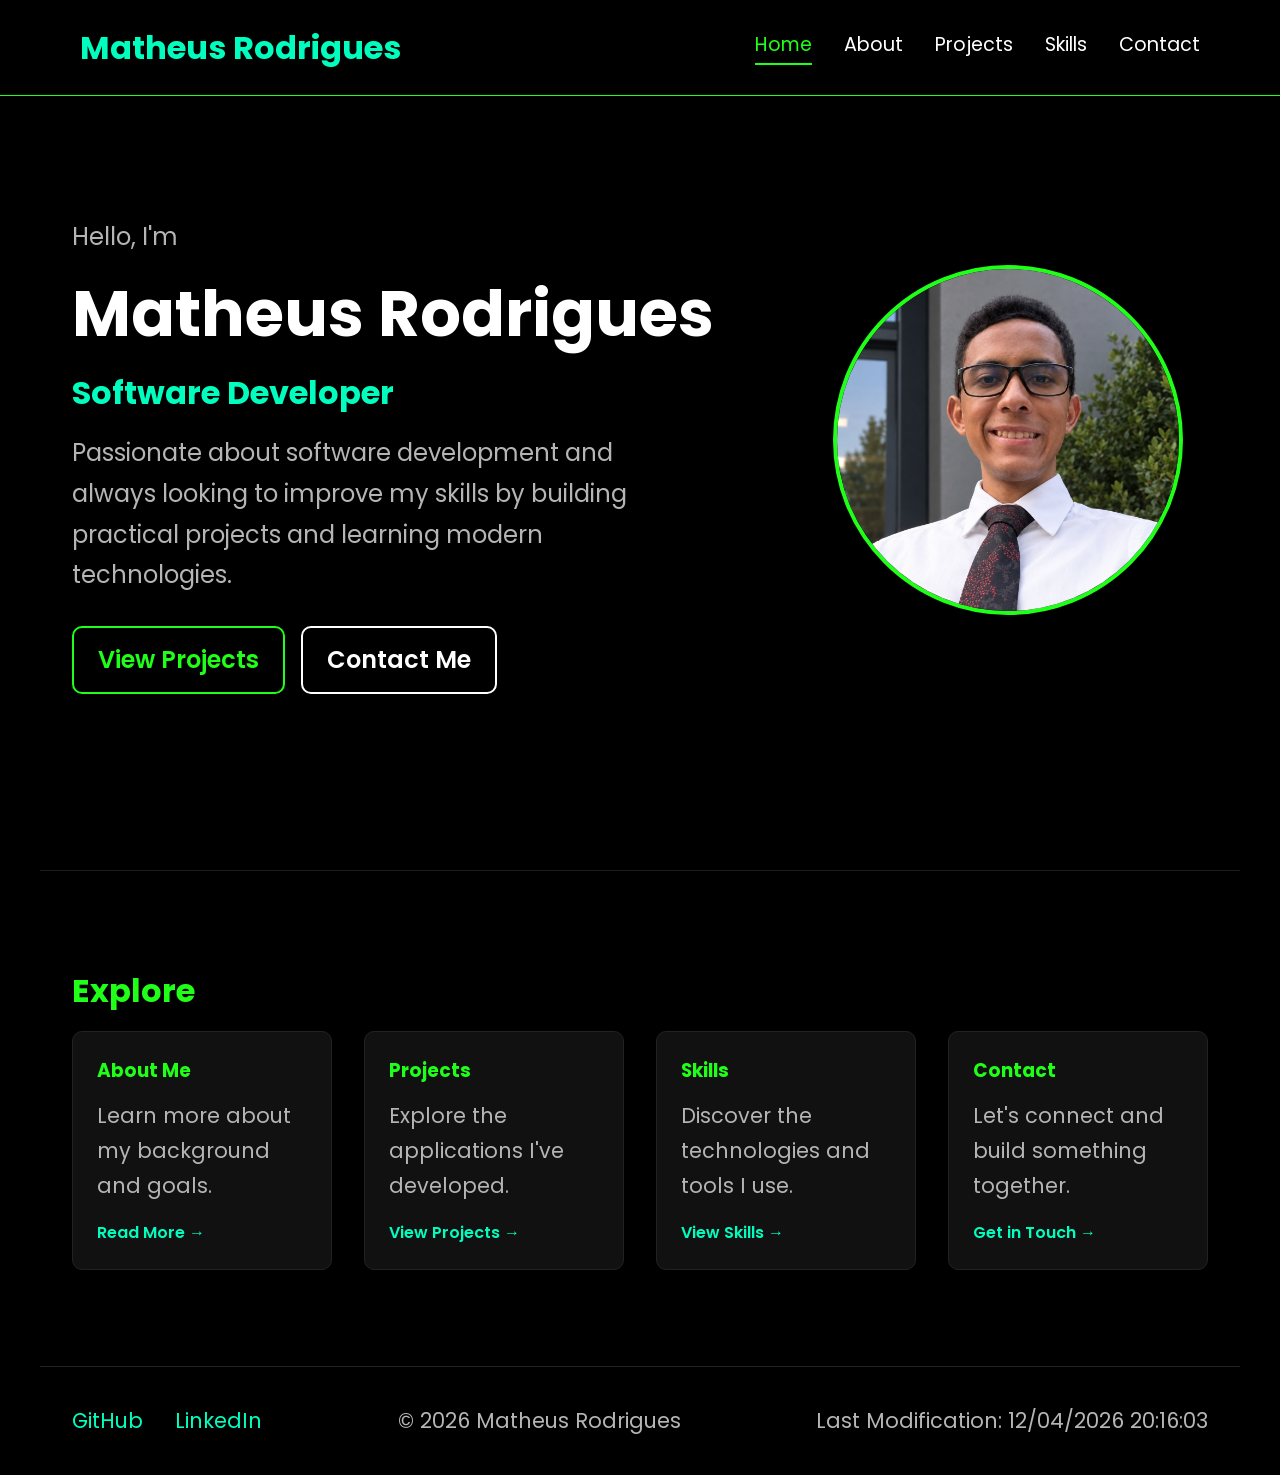
<file: index.html>
<!DOCTYPE html>
<html lang="en">

<head>
    <meta charset="UTF-8">
    <meta name="viewport" content="width=device-width, initial-scale=1.0">

    <title>Matheus Rodrigues | Software Developer</title>

    <meta name="description"
        content="Software Developer portfolio showcasing my projects, technical skills, and continuous learning journey.">

    <meta name="author" content="Matheus Luz Rodrigues">

    <meta property="og:title" content="Matheus Rodrigues | Software Developer">
    <meta property="og:description" content="Explore my software development portfolio, projects, and skills.">
    <meta property="og:type" content="website">
    <meta property="og:url" content="https://ma1heus.github.io/portfolio/">
    <meta property="og:image" content="https://ma1heus.github.io/portfolio/images/profile-preview.webp">

    <link rel="icon" href="images/favicon.ico">

    <link rel="preconnect" href="https://fonts.googleapis.com">
    <link rel="preconnect" href="https://fonts.gstatic.com" crossorigin>

    <link href="https://fonts.googleapis.com/css2?family=Poppins:wght@300;400;500;600;700&display=swap"
        rel="stylesheet">

    <!-- Styles -->
    <link rel="stylesheet" href="styles/base.css">
    <link rel="stylesheet" href="styles/large.css">

    <!-- Scripts -->
    <script src="scripts/navigation.js" defer></script>
    <script src="scripts/date.js" defer></script>
</head>

<body>
    <header>
        <div class="logo">
            <h2>Matheus Rodrigues</h2>
        </div>

        <button id="menu-button" aria-label="Open navigation menu">☰</button>

        <nav id="navigation">
            <a href="index.html" class="active">Home</a>
            <a href="about.html">About</a>
            <a href="projects.html">Projects</a>
            <a href="skills.html">Skills</a>
            <a href="contact.html">Contact</a>
        </nav>
    </header>

    <main>
        <section class="hero">
            <div class="hero-content">

                <p>Hello, I'm</p>

                <h1>Matheus Rodrigues</h1>

                <h2>Software Developer</h2>

                <p>
                    Passionate about software development and always looking
                    to improve my skills by building practical projects and
                    learning modern technologies.
                </p>

                <div class="hero-buttons">
                    <a href="projects.html" class="button">View Projects</a>
                    <a href="contact.html" class="button secondary">Contact Me</a>
                </div>

            </div>

            <div class="hero-image">
                <img src="images/profile-v2.webp" alt="Portrait of Matheus Rodrigues">
            </div>
        </section>

        <section class="quick-links">
            <h2>Explore</h2>

            <div class="cards">

                <article class="card">
                    <h3>About Me</h3>
                    <p>Learn more about my background and goals.</p>
                    <a href="about.html">Read More →</a>
                </article>

                <article class="card">
                    <h3>Projects</h3>
                    <p>Explore the applications I've developed.</p>
                    <a href="projects.html">View Projects →</a>
                </article>

                <article class="card">
                    <h3>Skills</h3>
                    <p>Discover the technologies and tools I use.</p>
                    <a href="skills.html">View Skills →</a>
                </article>

                <article class="card">
                    <h3>Contact</h3>
                    <p>Let's connect and build something together.</p>
                    <a href="contact.html">Get in Touch →</a>
                </article>
            </div>
        </section>
    </main>

    <footer>
        <div class="social-links">
            <a href="https://github.com/Ma1heus">GitHub</a>

            <a href="https://www.linkedin.com/in/matheusluzrodrigues/">LinkedIn</a>
        </div>

        <p>
            &copy; <span id="currentyear"></span> Matheus Rodrigues
        </p>

        <p id="lastModified"></p>
    </footer>
</body>
</html>
</file>
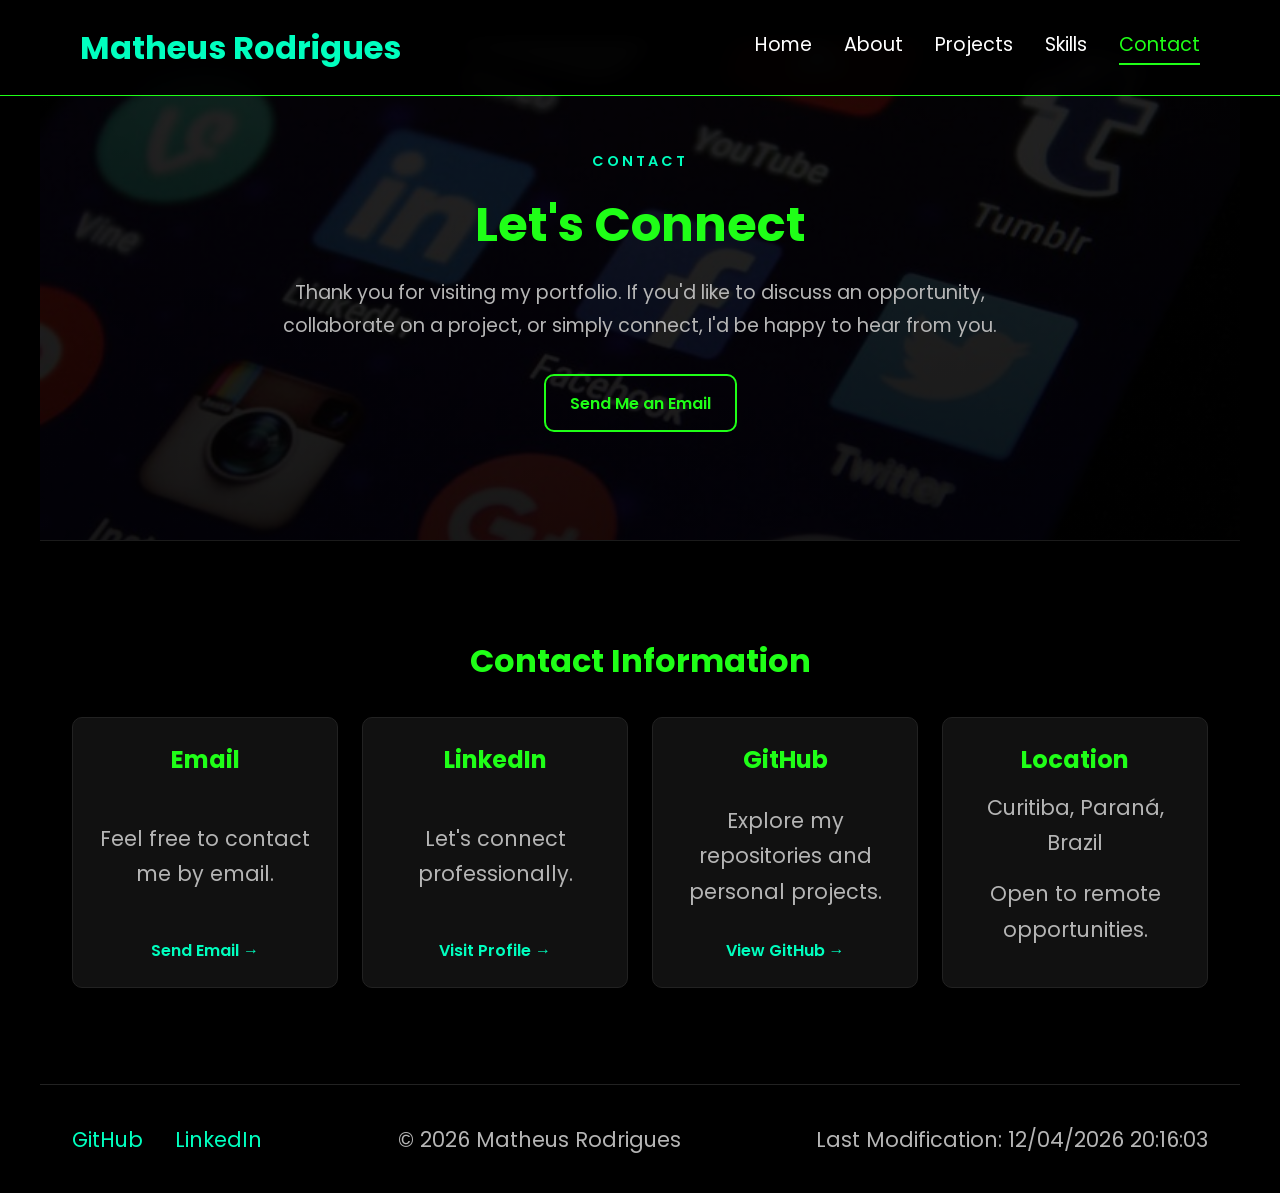
<file: contact.html>
<!DOCTYPE html>
<html lang="en">

<head>
    <meta charset="UTF-8">
    <meta name="viewport" content="width=device-width, initial-scale=1.0">

    <title>Contact | Matheus Rodrigues</title>

    <meta name="description"
        content="Get in touch with Matheus Rodrigues for opportunities, collaborations, or professional networking.">

    <meta name="author" content="Matheus Luz Rodrigues">

    <meta property="og:title" content="Matheus Rodrigues | Contact">
    <meta property="og:description" content="Let's connect and build something together.">
    <meta property="og:type" content="website">
    <meta property="og:url" content="https://ma1heus.github.io/portfolio/contact.html">
    <meta property="og:image" content="https://ma1heus.github.io/portfolio/images/profile-preview.webp">

    <link rel="icon" href="images/favicon.ico">

    <link rel="preconnect" href="https://fonts.googleapis.com">
    <link rel="preconnect" href="https://fonts.gstatic.com" crossorigin>

    <link href="https://fonts.googleapis.com/css2?family=Poppins:wght@300;400;500;600;700&display=swap"
        rel="stylesheet">

    <link rel="stylesheet" href="styles/base.css">
    <link rel="stylesheet" href="styles/large.css">

    <script src="scripts/navigation.js" defer></script>
    <script src="scripts/date.js" defer></script>
</head>

<body>

    <header>
        <div class="logo">
            <h2>Matheus Rodrigues</h2>
        </div>
    
        <button id="menu-button" aria-label="Open navigation menu">☰</button>
    
        <nav id="navigation">
            <a href="index.html">Home</a>
            <a href="about.html">About</a>
            <a href="projects.html">Projects</a>
            <a href="skills.html">Skills</a>
            <a href="contact.html" class="active">Contact</a>
        </nav>
    </header>
    
    <main>
    
        <section class="contact-hero">
            <div class="contact-hero-content">
                <p class="hero-label">CONTACT</p>
                <h1>Let's Connect</h1>
    
                <p>
                    Thank you for visiting my portfolio. If you'd like to discuss an
                    opportunity, collaborate on a project, or simply connect, I'd be
                    happy to hear from you.
                </p>
    
                <a href="mailto:luzmatheusrodrigues@gmail.com" class="button">
                    Send Me an Email
                </a>
            </div>
        </section>
    
        <section class="contact-info">
            <h2>Contact Information</h2>
    
            <div class="cards">
    
                <article class="card contact-card">
                    <h3>Email</h3>
    
                    <p>
                        Feel free to contact me by email.
                    </p>
    
                    <a href="mailto:luzmatheusrodrigues@gmail.com">
                        Send Email →
                    </a>
                </article>
    
                <article class="card contact-card">
                    <h3>LinkedIn</h3>
    
                    <p>
                        Let's connect professionally.
                    </p>
    
                    <a href="https://www.linkedin.com/in/matheusluzrodrigues/" target="_blank" rel="noopener noreferrer">
                        Visit Profile →
                    </a>
                </article>
    
                <article class="card contact-card">
                    <h3>GitHub</h3>
    
                    <p>
                        Explore my repositories and personal projects.
                    </p>
    
                    <a href="https://github.com/Ma1heus" target="_blank" rel="noopener noreferrer">
                        View GitHub →
                    </a>
                </article>
    
                <article class="card contact-card">
                    <h3>Location</h3>
    
                    <p>
                        Curitiba, Paraná, Brazil
                    </p>
    
                    <p>
                        Open to remote opportunities.
                    </p>
                </article>
    
            </div>
        </section>    
    </main>
    
    <footer>
        <div class="social-links">
            <a href="https://github.com/Ma1heus">GitHub</a>
            <a href="https://www.linkedin.com/in/matheusluzrodrigues/">LinkedIn</a>
        </div>
    
        <p>
            &copy; <span id="currentyear"></span> Matheus Rodrigues
        </p>
    
        <p id="lastModified"></p>
    </footer>

</body>

</html>
</file>
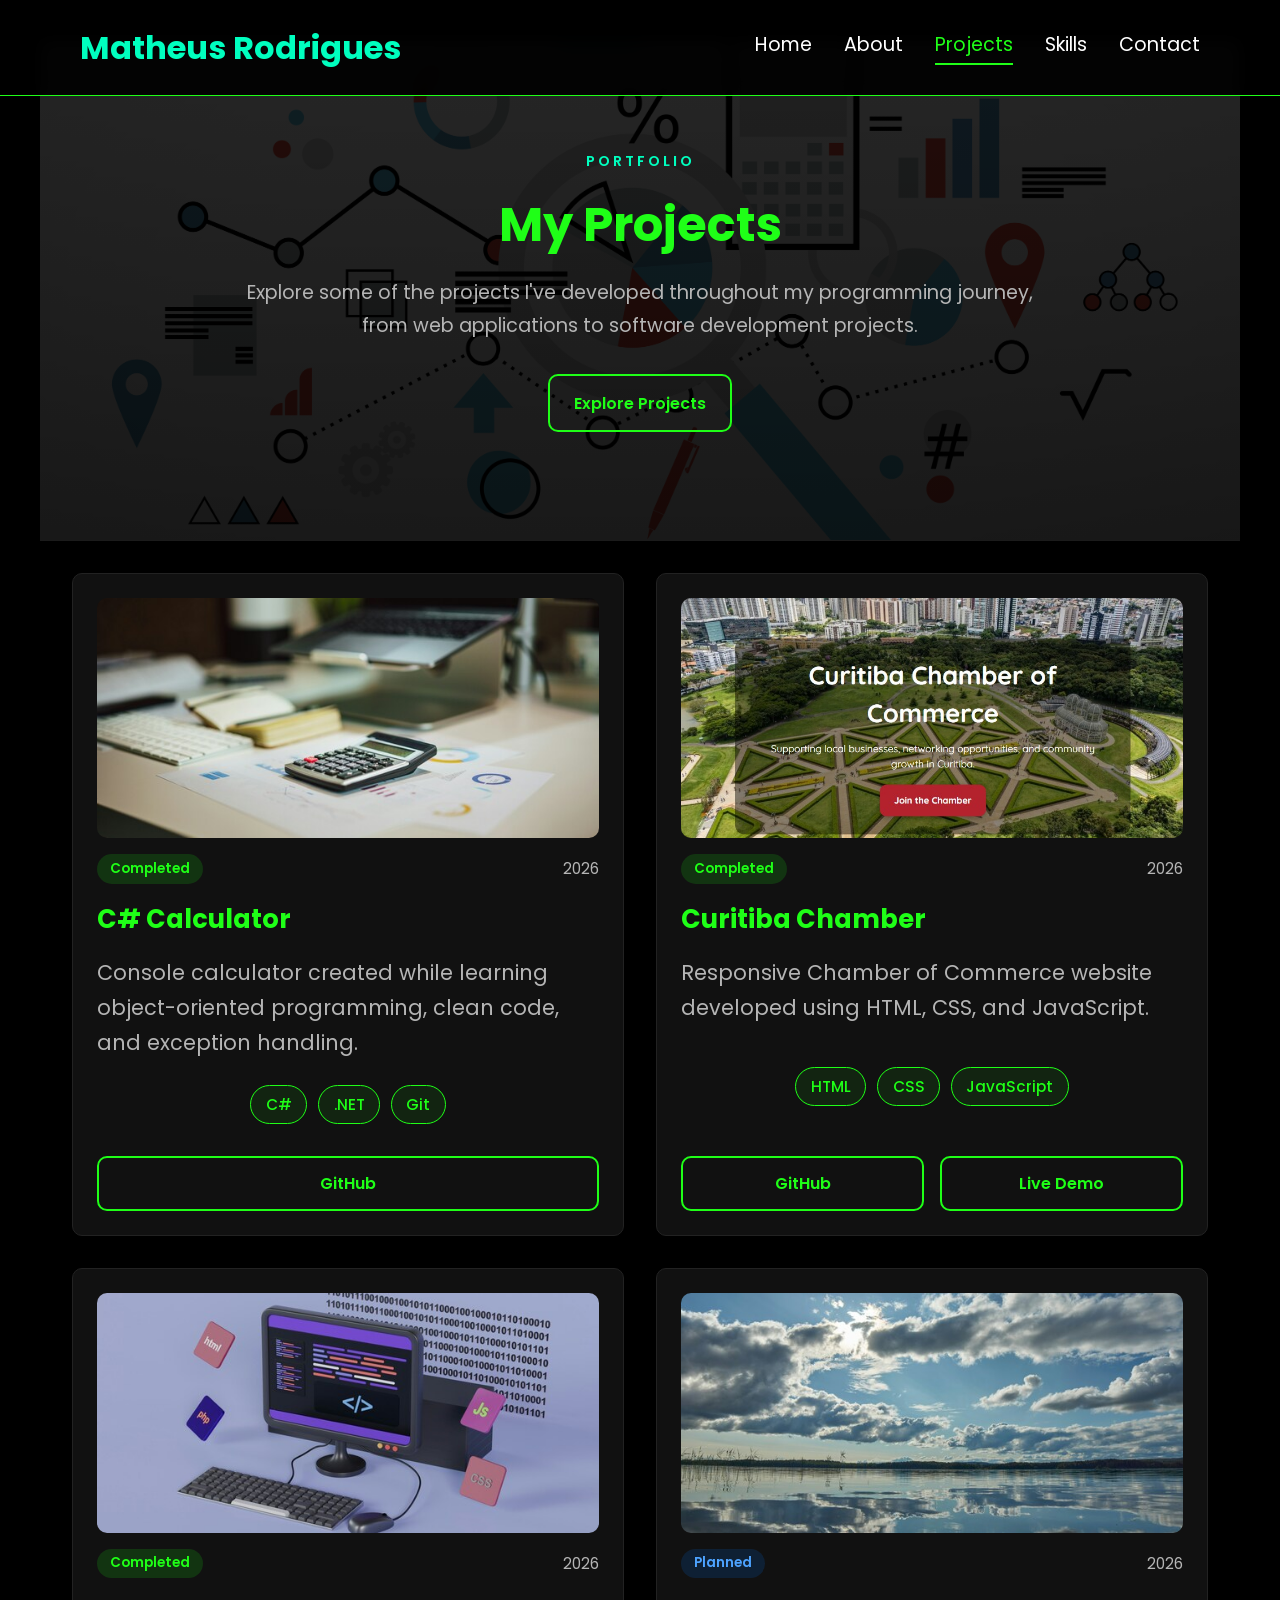
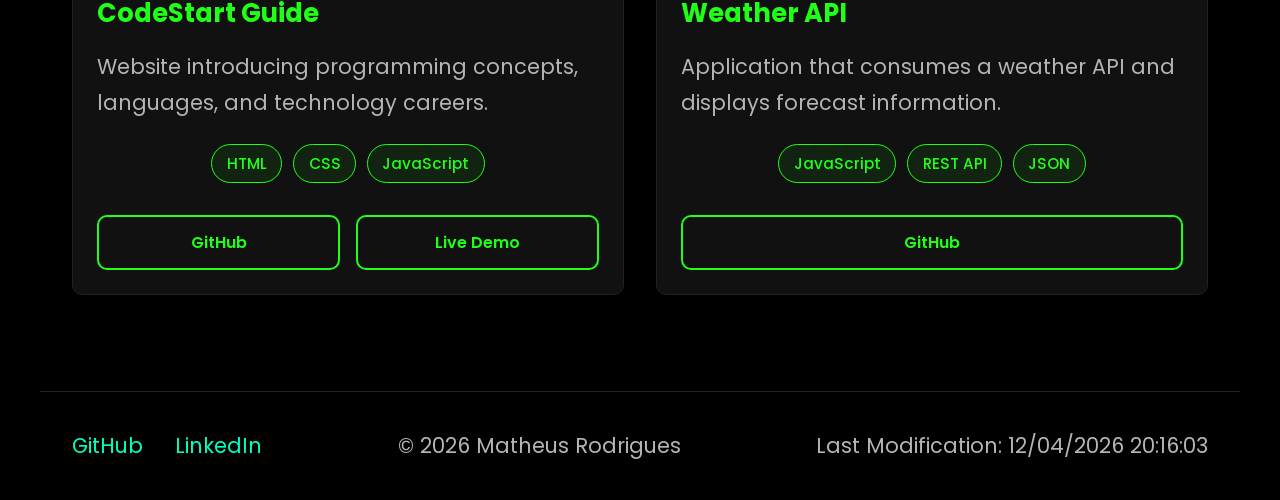
<file: projects.html>
<!DOCTYPE html>
<html lang="en">

<head>
    <meta charset="UTF-8">
    <meta name="viewport" content="width=device-width, initial-scale=1.0">

    <title>Projects | Matheus Rodrigues</title>

    <meta name="description" content="Explore the software development projects created by Matheus Rodrigues.">

    <meta name="author" content="Matheus Luz Rodrigues">

    <meta property="og:title" content="Projects | Matheus Rodrigues">
    <meta property="og:description" content="Discover my software development projects and programming journey.">
    <meta property="og:type" content="website">
    <meta property="og:url" content="https://ma1heus.github.io/portfolio/projects.html">
    <meta property="og:image" content="https://ma1heus.github.io/portfolio/images/profile-preview.webp">

    <link rel="icon" href="images/favicon.ico">

    <link rel="preconnect" href="https://fonts.googleapis.com">
    <link rel="preconnect" href="https://fonts.gstatic.com" crossorigin>

    <link href="https://fonts.googleapis.com/css2?family=Poppins:wght@300;400;500;600;700&display=swap"
        rel="stylesheet">

    <link rel="stylesheet" href="styles/base.css">
    <link rel="stylesheet" href="styles/large.css">

    <script src="scripts/navigation.js" defer></script>
    <script src="scripts/date.js" defer></script>

    <!-- New -->
    <script src="scripts/projects.js" defer></script>

</head>

<body>

    <header>

        <div class="logo">
            <h2>Matheus Rodrigues</h2>
        </div>

        <button id="menu-button" aria-label="Open navigation menu">☰</button>

        <nav id="navigation">
            <a href="index.html">Home</a>
            <a href="about.html">About</a>
            <a href="projects.html" class="active">Projects</a>
            <a href="skills.html">Skills</a>
            <a href="contact.html">Contact</a>
        </nav>

    </header>

    <main>

        <section class="projects-hero">
        
            <div class="projects-hero-content">
                <p class="hero-label">PORTFOLIO</p>
        
                <h1>My Projects</h1>
        
                <p>
                    Explore some of the projects I've developed throughout my programming
                    journey, from web applications to software development projects.
                </p>
        
                <a href="#projects-container" class="button">
                    Explore Projects
                </a>
            </div>
        
        </section>
        
        <section class="projects">
        
            <div id="projects-container" class="cards"></div>
        
        </section>

    </main>

    <footer>

        <div class="social-links">

            <a href="https://github.com/Ma1heus">GitHub</a>

            <a href="https://www.linkedin.com/in/matheusluzrodrigues/">LinkedIn</a>

        </div>

        <p>
            &copy;
            <span id="currentyear"></span>
            Matheus Rodrigues
        </p>

        <p id="lastModified"></p>

    </footer>

</body>

</html>
</file>
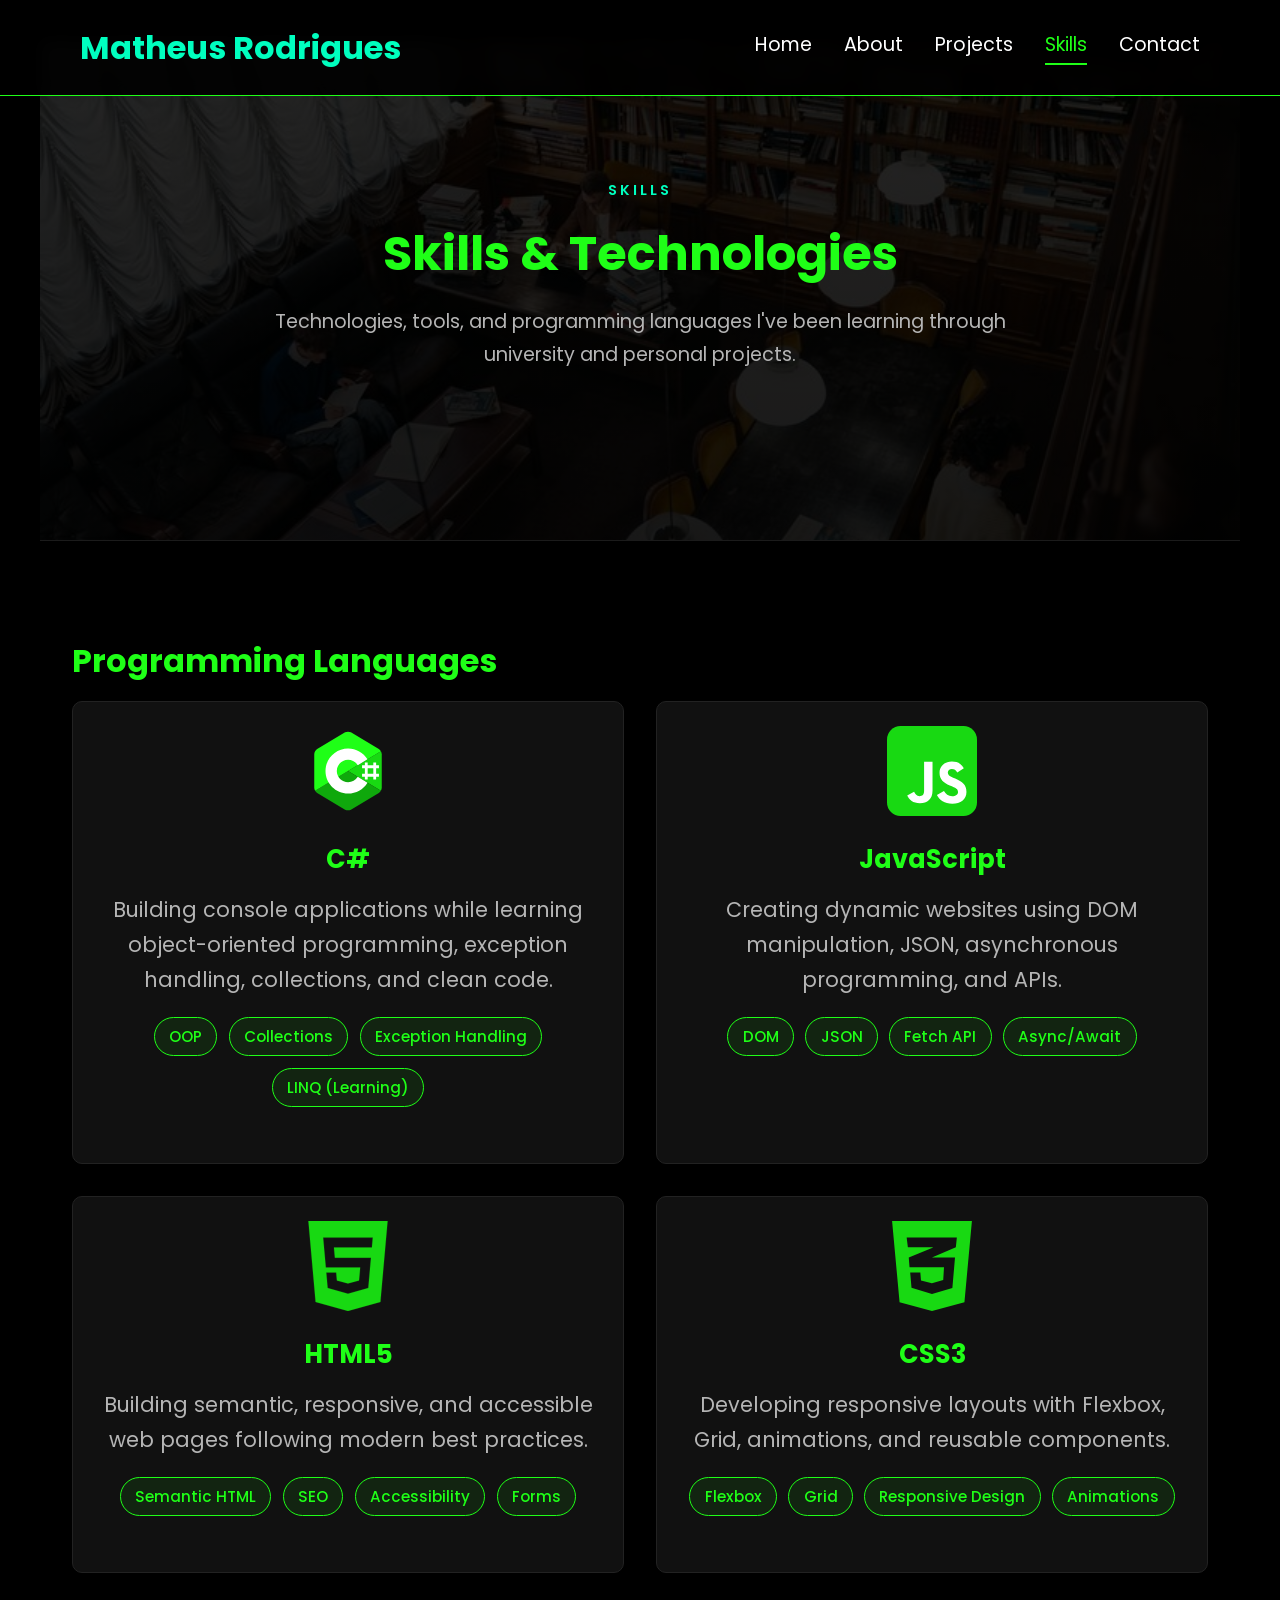
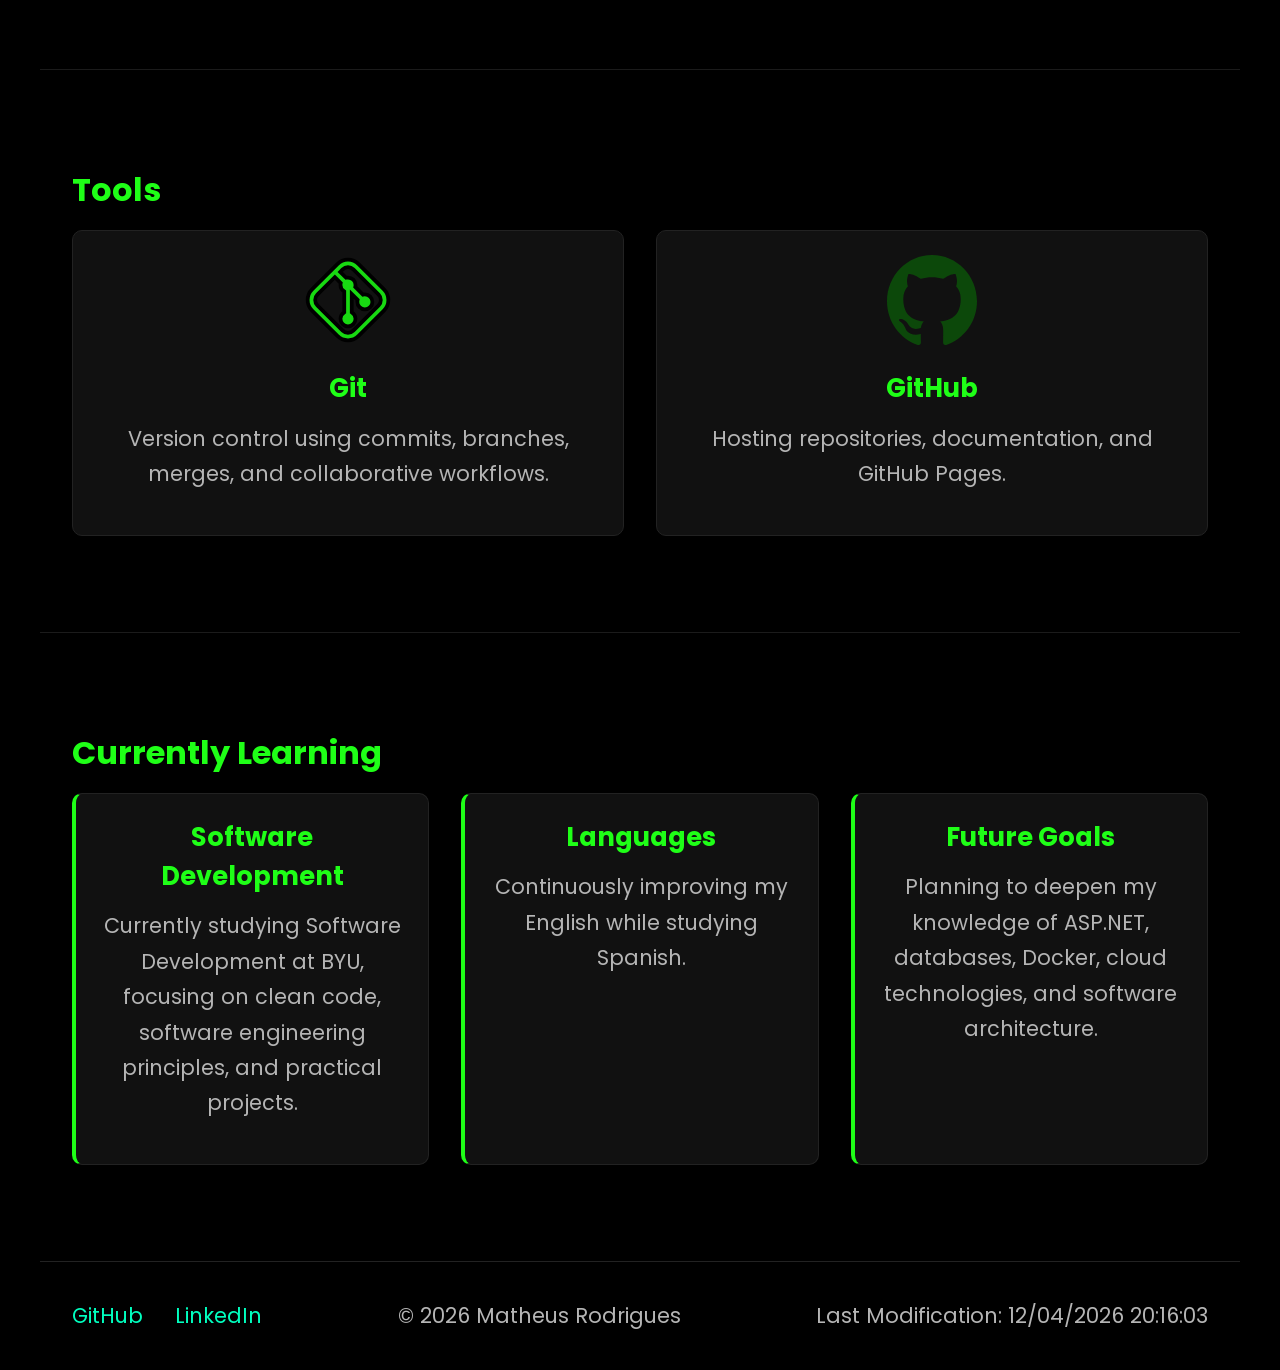
<file: skills.html>
<!DOCTYPE html>
<html lang="en">

<head>
    <meta charset="UTF-8">
    <meta name="viewport" content="width=device-width, initial-scale=1.0">

    <title>Skills | Matheus Rodrigues</title>

    <meta name="description"
        content="Explore the programming languages, tools, and technologies I'm currently using and learning.">

    <meta name="author" content="Matheus Luz Rodrigues">

    <meta property="og:title" content="Matheus Rodrigues | Skills">
    <meta property="og:description" content="Technologies, programming languages, and development tools.">
    <meta property="og:type" content="website">
    <meta property="og:url" content="https://ma1heus.github.io/portfolio/skills.html">
    <meta property="og:image" content="https://ma1heus.github.io/portfolio/images/profile-preview.webp">

    <link rel="icon" href="images/favicon.ico">

    <link rel="preconnect" href="https://fonts.googleapis.com">
    <link rel="preconnect" href="https://fonts.gstatic.com" crossorigin>

    <link href="https://fonts.googleapis.com/css2?family=Poppins:wght@300;400;500;600;700&display=swap"
        rel="stylesheet">

    <link rel="stylesheet" href="styles/base.css">
    <link rel="stylesheet" href="styles/large.css">

    <script src="scripts/navigation.js" defer></script>
    <script src="scripts/date.js" defer></script>
    <script src="scripts/skills.js" defer></script>
</head>

<body>

    <header>

        <div class="logo">
            <h2>Matheus Rodrigues</h2>
        </div>

        <button id="menu-button" aria-label="Open navigation menu">☰</button>

        <nav id="navigation">
            <a href="index.html">Home</a>
            <a href="about.html">About</a>
            <a href="projects.html">Projects</a>
            <a href="skills.html" class="active">Skills</a>
            <a href="contact.html">Contact</a>
        </nav>

    </header>

    <main>

        <section class="skills-hero">
            <div class="skills-hero-content">
                <p class="hero-label">SKILLS</p>

                <h1>Skills & Technologies</h1>

                <p>
                    Technologies, tools, and programming languages I've been learning
                    through university and personal projects.
                </p>

            </div>

        </section>

        <section>

            <h2>Programming Languages</h2>

            <div id="languages" class="cards"></div>

        </section>

        <section>

            <h2>Tools</h2>

            <div id="tools" class="cards"></div>

        </section>

        <section>

            <h2>Currently Learning</h2>

            <div id="learning" class="cards"></div>

        </section>

    </main>

    <footer>

        <div class="social-links">

            <a href="https://github.com/Ma1heus">GitHub</a>

            <a href="https://www.linkedin.com/in/matheusluzrodrigues/">LinkedIn</a>

        </div>

        <p>
            &copy;
            <span id="currentyear"></span>
            Matheus Rodrigues
        </p>

        <p id="lastModified"></p>

    </footer>

</body>

</html>
</file>
<file: styles/base.css>
* {
    margin: 0;
    padding: 0;
    box-sizing: border-box;
}

:root {
    --primary-color: #1fff17;
    --secondary-color: #00ffbf;

    --background-color: #000;
    --surface-color: #111;

    --main-text-color: #fff;
    --secondary-text-color: #b5b5b5;

    --main-font-family: 'Poppins', sans-serif;

    --border-radius: 10px;
    --transition: .3s;
}

html {
    scroll-behavior: smooth;
}

body {
    background: var(--background-color);
    color: var(--main-text-color);
    font-family: var(--main-font-family);
    width: 100%;
}

/* Header */

header {
    display: flex;
    justify-content: space-between;
    align-items: center;

    position: fixed;
    top: 0;
    left: 0;

    width: 100%;
    height: 70px;

    padding: 0 1.5rem;

    background: rgba(0, 0, 0, .9);
    backdrop-filter: blur(8px);

    border-bottom: 1px solid var(--primary-color);

    z-index: 1000;
}

.logo h2 {
    color: var(--secondary-color);
    font-size: 1.3rem;
    white-space: nowrap;
}

#menu-button {
    font-size: 2.5rem;

    border: none;
    background: transparent;

    color: var(--primary-color);

    cursor: pointer;
}

/* Navigation */

#navigation {
    display: none;

    position: absolute;
    top: 70px;
    left: 0;

    width: 100%;

    background: var(--background-color);

    border-bottom: 1px solid var(--primary-color);
}

#navigation.open {
    display: flex;
    flex-direction: column;
}

#navigation a {
    padding: 1rem;

    color: white;

    text-decoration: none;
    text-align: center;

    transition: var(--transition);
}

#navigation a:hover,
#navigation .active {
    color: var(--primary-color);
}

/* Main */

main {
    margin-top: 40px;
}

/* Sections */

section {
    padding: 4rem 1.5rem;
}

section h2 {
    margin-bottom: 1rem;

    font-size: 2rem;
    color: var(--primary-color);
}

section p {
    font-size: 1.3rem;
    margin-bottom: 2px;
    line-height: 1.7;
    color: var(--secondary-text-color);
}

/* Hero */

.hero {
    display: flex;
    flex-direction: column-reverse;
    align-items: center;

    min-height: calc(100vh - 70px);

    text-align: center;
}

.hero-image img {
    width: 220px;
    height: 220px;

    margin-bottom: 2rem;

    border-radius: 50%;

    object-fit: cover;

    border: 4px solid var(--primary-color);
}

.hero-content h1 {
    margin: .5rem 0;

    font-size: 2.5rem;
}

.hero-content h2 {
    margin-bottom: 1rem;

    font-size: 1.5rem;

    color: var(--secondary-color);
}

.hero-content p {
    font-size: 1.5rem;
    margin-bottom: .5rem;
}

/* Buttons */

.hero-buttons {
    display: flex;
    flex-direction: column;
    gap: 1rem;
}

.button {
    display: inline-block;

    padding: .9rem 1.5rem;

    border: 2px solid var(--primary-color);
    border-radius: var(--border-radius);

    color: var(--primary-color);

    text-decoration: none;
    font-weight: 600;

    transition: var(--transition);
}

.button:hover {
    background: var(--primary-color);
    color: black;
}

.secondary {
    border-color: white;
    color: white;
}

.secondary:hover {
    background: white;
    color: black;
}

/* Cards */

.cards {
    display: flex;
    flex-direction: column;
    gap: 1.5rem;
}

.card {
    padding: 1.5rem;

    background: var(--surface-color);

    border: 1px solid #222;
    border-radius: var(--border-radius);
}

.card h3 {
    margin-bottom: .8rem;

    color: var(--primary-color);
}

.card p {
    margin-bottom: 1rem;
}

.card a {
    color: var(--secondary-color);
    text-decoration: none;
    font-weight: 600;
}

.card a:hover {
    text-decoration: underline;
}

/* About Page */

.about h1 {
    margin-bottom: 1rem;
    font-size: 2.8rem;
    color: var(--primary-color);
}

.about {
    display: flex;
    flex-direction: column;
    align-items: center;
    gap: 2rem;
    height: 90vh;
    margin-top: 60px;

    text-align: center;
}

.about-content h1 {
    margin-bottom: 1rem;
}

.about-content p {
    margin-bottom: 1rem;
}

.about .hero-image img {
    width: 250px;
    height: 250px;

    border-radius: 50%;
    border: 4px solid var(--primary-color);

    object-fit: cover;
}

.about-content {
    max-width: 700px;
}

.cta {
    text-align: center;
}

.cta p {

    margin-bottom: 2rem;
}

.cta .hero-buttons {
    align-items: center;
}

section:not(.page-title):not(.about) {
    border-top: 1px solid #1b1b1b;
}

.beyond {
    display: flex;
    flex-direction: column;
    gap: 2.5rem;
}

.beyond-content {
    text-align: center;
}

.beyond-content h2 {
    margin-bottom: 1rem;
}

.beyond-content p {
    max-width: 700px;
    margin: auto;
}

.beyond-gallery {
    display: grid;
    grid-template-columns: 1fr;
    gap: 1.5rem;
}

.beyond-gallery img {
    width: 100%;
    height: 220px;

    object-fit: cover;

    border-radius: var(--border-radius);

    border: 2px solid #222;

    transition: var(--transition);
}

.beyond-gallery img:hover {
    transform: translateY(-6px);
    border-color: var(--primary-color);
}

/* Projects */

.projects-hero {
    display: flex;
    align-items: center;
    justify-content: center;

    min-height: 500px;
    padding: 3rem 1.5rem;

    background:
        linear-gradient(rgba(0, 0, 0, .85),
            rgba(0, 0, 0, .9)),
        url("../images/projects-hero.webp") center / cover no-repeat;

    text-align: center;
}

.projects-hero-content {
    max-width: 800px;
}

.projects-hero .hero-label {
    margin-bottom: 1rem;

    color: var(--secondary-color);
    font-size: .9rem;
    font-weight: 600;
    letter-spacing: 3px;
}

.projects-hero h1 {
    margin-bottom: 1rem;

    color: var(--primary-color);
    font-size: 3rem;
}

.projects-hero-content>p:not(.hero-label) {
    margin-bottom: 2rem;

    color: var(--secondary-text-color);
    font-size: 1.2rem;
    line-height: 1.7;
}

.projects-hero .button {
    min-width: 180px;
}

.projects {
    padding-top: 2rem;
}

.projects .cards {
    display: flex;
    flex-direction: column;
    gap: 2rem;
}

.projects .card {
    overflow: hidden;
    transition: var(--transition);
}

.projects .card:hover {
    transform: translateY(-5px);
    border-color: var(--primary-color);
}

.projects .card img {
    width: 100%;
    height: 220px;

    object-fit: cover;

    border-radius: var(--border-radius);
    margin-bottom: 1rem;
}

.project-info {
    display: flex;
    justify-content: space-between;
    align-items: center;

    margin-bottom: 1rem;
}

.status {
    padding: .3rem .8rem;

    border-radius: 999px;

    font-size: .85rem;
    font-weight: 600;
}

.status.completed {
    background: rgba(31, 255, 23, .15);
    color: var(--primary-color);
}

.status.in-progress {
    background: rgba(255, 193, 7, .15);
    color: #ffc107;
}

.status.planned {
    background: rgba(0, 123, 255, .15);
    color: #4da3ff;
}

.year {
    color: var(--secondary-text-color);
    font-size: .95rem;
}

.projects .card h3 {
    margin-bottom: 1rem;

    color: var(--primary-color);
    font-size: 1.6rem;
}

.projects .card p {
    margin-bottom: 1.5rem;
}

.technologies {
    display: flex;
    flex-wrap: wrap;
    gap: .7rem;

    list-style: none;

    margin-bottom: 2rem;
}

.technologies li {
    padding: .4rem .9rem;

    border: 1px solid var(--primary-color);
    border-radius: 999px;

    color: var(--primary-color);

    font-size: .9rem;
}

.project-links {
    display: flex;
    gap: 1rem;
}

.project-links a {
    flex: 1;

    text-align: center;
    text-decoration: none;

    padding: .8rem;

    border: 2px solid var(--primary-color);
    border-radius: var(--border-radius);

    color: var(--primary-color);

    transition: var(--transition);
}

.project-links a:hover {
    background: var(--primary-color);
    color: black;
}

/* Skills Hero */

.skills-hero {
    display: flex;
    align-items: center;
    justify-content: center;

    min-height: 500px;
    padding: 3rem 1.5rem;

    background:
        linear-gradient(rgba(0, 0, 0, .85),
            rgba(0, 0, 0, .9)),
        url("../images/skills-hero.webp") center / cover no-repeat;

    text-align: center;
}

.skills-hero-content {
    max-width: 800px;
}

.skills-hero .hero-label {
    margin-bottom: 1rem;

    color: var(--secondary-color);
    font-size: .9rem;
    font-weight: 600;
    letter-spacing: 3px;
}

.skills-hero h1 {
    margin-bottom: 1rem;

    color: var(--primary-color);
    font-size: 3rem;
}

.skills-hero-content>p:not(.hero-label) {
    margin-bottom: 2rem;

    color: var(--secondary-text-color);
    font-size: 1.2rem;
    line-height: 1.7;
}

.skills-hero .button {
    min-width: 180px;
}

#languages,
#tools,
#learning {
    display: flex;
    flex-direction: column;
    gap: 1.5rem;
}

#languages .card,
#tools .card,
#learning .card {
    text-align: center;
}

#languages .card img,
#tools .card img {
    display: block;

    width: 80px;
    height: 80px;

    margin: 0 auto 1.5rem;

    object-fit: contain;
}

#languages .card h3,
#tools .card h3,
#learning .card h3 {
    margin-bottom: .8rem;

    color: var(--primary-color);
    font-size: 1.6rem;
}

#languages .card p,
#tools .card p,
#learning .card p {
    margin-bottom: 1.2rem;
}

.technologies {
    display: flex;
    flex-wrap: wrap;
    justify-content: center;
    gap: .7rem;

    margin-top: 1rem;

    list-style: none;
}

.technologies li {
    padding: .45rem .9rem;

    border: 1px solid var(--primary-color);
    border-radius: 20px;

    background: rgba(31, 255, 23, .08);

    color: var(--primary-color);

    font-size: .95rem;
    font-weight: 500;

    transition: var(--transition);
}

.technologies li:hover {
    background: var(--primary-color);
    color: #000;
}

#learning .card {
    border-left: 4px solid var(--primary-color);
}

/* Contact */

.contact-hero {
    display: flex;
    align-items: center;
    justify-content: center;

    min-height: 500px;
    padding: 3rem 1.5rem;

    background:
        linear-gradient(rgba(0, 0, 0, .85),
            rgba(0, 0, 0, .9)),
        url("../images/contacts-hero.webp") center / cover no-repeat;

    text-align: center;
}

.contact-hero-content {
    max-width: 800px;
}

.contact-hero .hero-label {
    margin-bottom: 1rem;

    color: var(--secondary-color);
    font-size: .9rem;
    font-weight: 600;
    letter-spacing: 3px;
}

.contact-hero h1 {
    margin-bottom: 1rem;

    color: var(--primary-color);
    font-size: 3rem;
}

.contact-hero-content>p:not(.hero-label) {
    margin-bottom: 2rem;

    color: var(--secondary-text-color);
    font-size: 1.2rem;
    line-height: 1.7;
}

.contact-info {
    text-align: center;
}

.contact-info .cards {
    margin-top: 2rem;
}

.contact-card {
    display: flex;
    flex-direction: column;
    align-items: center;
    justify-content: space-between;

    min-height: 220px;

    text-align: center;
}

.contact-card h3 {
    margin-bottom: .8rem;
    color: var(--primary-color);
    font-size: 1.5rem;
}

.contact-card p {
    margin-bottom: 1rem;
}

.contact-card a {
    color: var(--secondary-color);
    text-decoration: none;
    font-weight: 600;

    transition: var(--transition);
}

.contact-card a:hover {
    color: var(--primary-color);
}

/* Footer */

footer {
    padding: 2rem 1rem;

    text-align: center;

    border-top: 1px solid #222;
}

.social-links {
    display: flex;
    justify-content: center;
    gap: 2rem;

    margin-bottom: 1rem;
}

.social-links a {
    color: var(--secondary-color);
    text-decoration: none;
    font-size: 1.3rem;
}

.social-links a:hover {
    color: var(--primary-color);
}

footer p {
    margin: .4rem 0;
    font-size: 1.3rem;

    color: var(--secondary-text-color);
}
</file>
<file: styles/large.css>
@media (min-width: 768px) {

    header {
        height: 6rem;
        padding: 0 5rem;
    }

    .logo h2 {
        font-size: 2rem;
    }

    #menu-button {
        display: none;
    }

    #navigation {
        display: flex;
        position: static;
        flex-direction: row;
        justify-content: flex-end;
        align-items: center;
        gap: 2rem;

        width: auto;

        background: transparent;
        border: none;
    }

    #navigation a {
        padding: 0;
        font-size: 1.2rem;
    }

    #navigation a::after {
        content: "";

        display: block;

        width: 0;
        height: 2px;

        margin-top: .3rem;

        background: var(--primary-color);

        transition: var(--transition);
    }

    #navigation a:hover::after,
    #navigation .active::after {
        width: 100%;
    }

    section {
        max-width: 1200px;
        margin: 0 auto;
        padding: 6rem 2rem;
    }

    .hero {
        display: grid;
        grid-template-columns: 1fr 400px;
        align-items: center;
        gap: 4rem;

        text-align: left;
    }

    .hero-content h1 {
        font-size: 4rem;
    }

    .hero-content h2 {
        font-size: 2rem;
    }

    .hero-content p {
        max-width: 600px;
    }

    .hero-buttons {
        margin-top: 30px;
        font-size: 1.5rem;
        flex-direction: row;
    }

    .hero-image {
        display: flex;
        justify-content: center;
    }

    .hero-image img {
        width: 350px;
        height: 350px;
    }

    .cards {
        display: grid;
        grid-template-columns: repeat(auto-fit, minmax(250px, 1fr));
        gap: 2rem;
    }

    .card {
        transition: transform .3s, border-color .3s;
    }

    .card:hover {
        transform: translateY(-8px);
        border-color: var(--primary-color);
    }

    footer {
        display: flex;
        justify-content: space-between;
        align-items: center;

        max-width: 1200px;
        margin: auto;
        padding: 2rem;
    }

    .social-links {
        margin: 0;
    }

    /*ABOUT*/

    .page-title {
        padding-top: 10rem;
    }

    .about {
        display: grid;
        grid-template-columns: 350px 1fr;
        align-items: center;
        gap: 5rem;

        text-align: left;
    }

    .about .hero-image {
        display: flex;
        justify-content: center;
    }

    .about .hero-image img {
        width: 320px;
        height: 320px;
    }

    .cta .hero-buttons {
        justify-content: center;
        flex-direction: row;
    }

    .beyond {
        display: grid;
        grid-template-columns: 1fr 1fr;
        align-items: center;
        gap: 4rem;
    }

    .beyond-content {
        text-align: left;
    }

    .beyond-content p {
        margin: 0;
    }

    .beyond-gallery {
        grid-template-columns: repeat(2, 1fr);
    }

    .beyond-gallery img:first-child {
        grid-column: span 2;
        height: 260px;
    }

    .beyond-gallery img:nth-child(2),
    .beyond-gallery img:nth-child(3) {
        height: 180px;
    }

    /* Projects */

    .projects .cards {
        display: grid;
        grid-template-columns: repeat(auto-fit, minmax(360px, 1fr));
        gap: 2rem;
    }

    .projects .card {
        display: flex;
        flex-direction: column;
    }

    .projects .card img {
        height: 240px;
    }

    .project-links {
        margin-top: auto;
    }

    /* Skills */

    #languages,
    #tools {
        display: grid;
        grid-template-columns: repeat(2, 1fr);
        gap: 2rem;
    }

    #learning {
        display: grid;
        grid-template-columns: repeat(3, 1fr);
        gap: 2rem;
    }

    #languages .card,
    #tools .card,
    #learning .card {
        height: 100%;
    }

    #languages .card img,
    #tools .card img {
        width: 90px;
        height: 90px;
    }

    .technologies {
        margin-top: auto;
    }

    /* Contact */

    .contact-info .cards {
        grid-template-columns: repeat(4, 1fr);
        gap: 1.5rem;
    }

    .contact-card {
        min-height: 250px;
        transition: var(--transition);
    }

    .contact-card:hover {
        transform: translateY(-8px);
        border-color: var(--primary-color);
    }

    .availability {
        max-width: 900px;
    }
}
</file>
